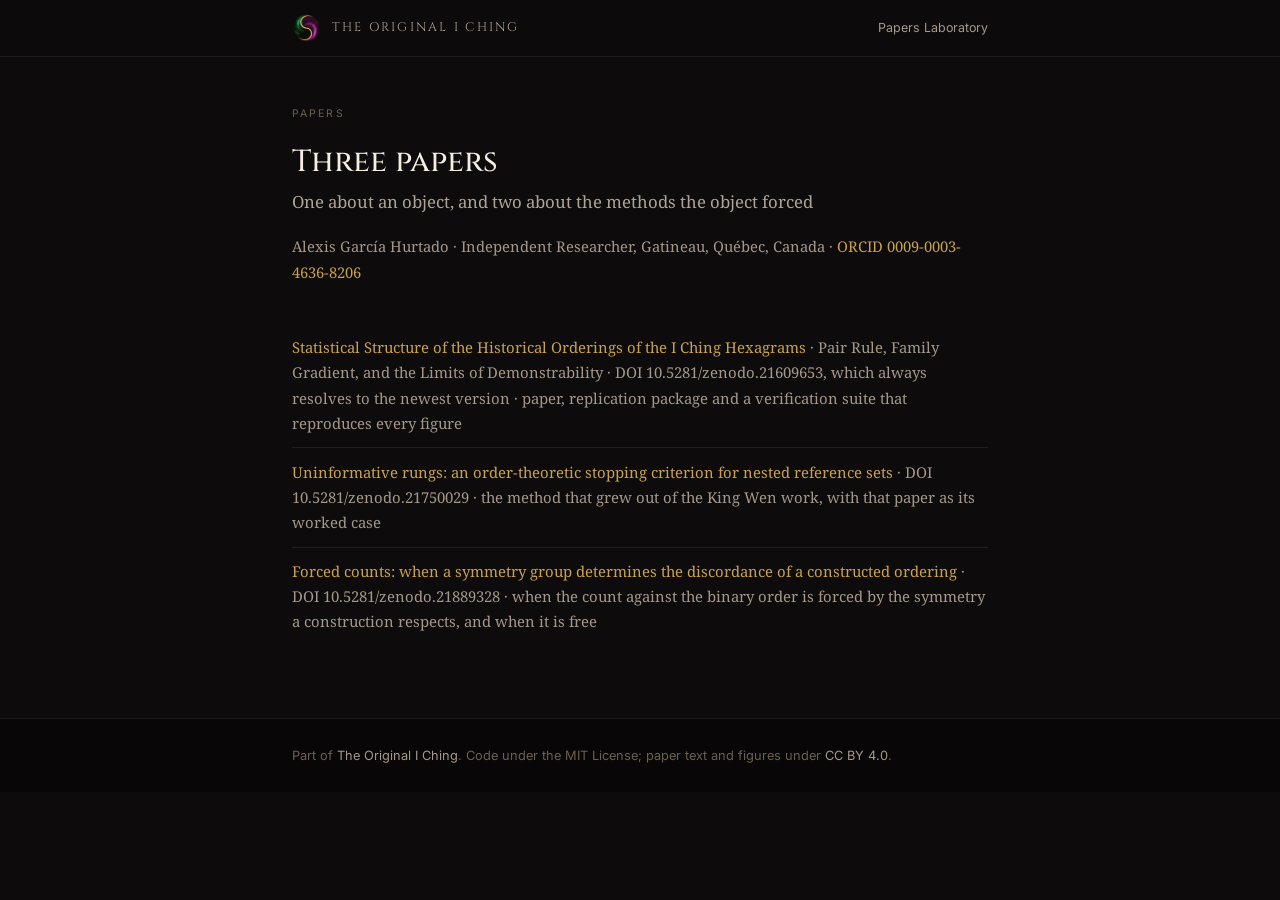
<file: index.html>
<!DOCTYPE html>
<html lang="en">
<head>
<meta charset="utf-8">
<meta name="viewport" content="width=device-width, initial-scale=1">
<title>The Original I Ching: papers</title>
<meta name="description" content="Three papers: a statistical study of the historical orderings of the I Ching hexagrams, and the two methods that grew out of it, a stopping criterion for families of nulls and an orbit accounting for forced inversion counts.">
<meta property="og:type" content="website">
<meta property="og:title" content="The Original I Ching: papers">
<meta property="og:description" content="Three papers: a statistical study of the historical orderings of the I Ching hexagrams, and the two methods that grew out of it, a stopping criterion for families of nulls and an orbit accounting for forced inversion counts.">
<meta property="og:url" content="https://paper.theoriginaliching.com/">
<meta property="og:image" content="https://paper.theoriginaliching.com/logo-128.webp">
<meta name="twitter:card" content="summary">
<link rel="icon" href="/favicon.ico" sizes="any">
<link rel="icon" href="/icon.png" type="image/png" sizes="512x512">
<link rel="apple-touch-icon" href="/apple-icon.png" sizes="180x180">
<link rel="preconnect" href="https://fonts.googleapis.com">
<link rel="preconnect" href="https://fonts.gstatic.com" crossorigin>
<link href="https://fonts.googleapis.com/css2?family=Cinzel:wght@400;500;600&family=Inter:wght@400;500&family=Noto+Serif:ital,wght@0,400;0,500;1,400&display=swap" rel="stylesheet">
<link rel="stylesheet" href="style.css">
<link rel="canonical" href="https://paper.theoriginaliching.com/">
<script type="application/ld+json">
{
  "@context": "https://schema.org",
  "@type": "Collection",
  "@id": "https://paper.theoriginaliching.com/",
  "name": "The Original I Ching: papers",
  "url": "https://paper.theoriginaliching.com/",
  "author": {
    "@type": "Person",
    "name": "Alexis García Hurtado",
    "identifier": "https://orcid.org/0009-0003-4636-8206"
  },
  "hasPart": [
    {
      "@type": "ScholarlyArticle",
      "@id": "https://paper.theoriginaliching.com/kingwen-orderings"
    },
    {
      "@type": "ScholarlyArticle",
      "@id": "https://paper.theoriginaliching.com/uninformative-rungs"
    },
    {
      "@type": "ScholarlyArticle",
      "@id": "https://paper.theoriginaliching.com/forced-counts"
    }
  ]
}
</script>
</head>
<body>

<div class="bar">
  <div class="bar-in">
    <a class="brand" href="https://theoriginaliching.com">
      <img src="logo-128.webp" alt="" width="128" height="128">
      <span class="name">The Original I Ching</span>
    </a>
    <nav><a href="/">Papers</a> <a href="https://experiments.theoriginaliching.com/en">Laboratory</a></nav>
  </div>
</div>

<main>

  <div class="kicker">Papers</div>

  <h1>
    Three papers
    <span class="sub">One about an object, and two about the methods the object forced</span>
  </h1>

  <div class="author">
    Alexis Garc&iacute;a Hurtado &middot; Independent Researcher, Gatineau, Qu&eacute;bec, Canada
    &middot; <a href="https://orcid.org/0009-0003-4636-8206">ORCID 0009-0003-4636-8206</a>
  </div>

  <ul class="links">
    <li>
      <a href="/kingwen-orderings">Statistical Structure of the Historical Orderings of the I Ching Hexagrams</a>
      <span class="note">&middot; Pair Rule, Family Gradient, and the Limits of Demonstrability &middot; DOI 10.5281/zenodo.21609653, which always resolves to the newest version &middot; paper, replication package and a verification suite that reproduces every figure</span>
    </li>
    <li>
      <a href="/uninformative-rungs">Uninformative rungs: an order-theoretic stopping criterion for nested reference sets</a>
      <span class="note">&middot; DOI 10.5281/zenodo.21750029 &middot; the method that grew out of the King Wen work, with that paper as its worked case</span>
    </li>
    <li>
      <a href="/forced-counts">Forced counts: when a symmetry group determines the discordance of a constructed ordering</a>
      <span class="note">&middot; DOI 10.5281/zenodo.21889328 &middot; when the count against the binary order is forced by the symmetry a construction respects, and when it is free</span>
    </li>
  </ul>

</main>

<footer>
  <div class="footer-in">
    Part of <a href="https://theoriginaliching.com">The Original I Ching</a>. Code under the
    MIT License; paper text and figures under
    <a href="https://creativecommons.org/licenses/by/4.0/">CC BY 4.0</a>.
  </div>
</footer>
<script>
// Botones de copia: sin dependencias, con vuelta a execCommand donde no haya
// clipboard API (o donde el navegador la niegue por permisos).
(function () {
  function fallback(text) {
    var area = document.createElement("textarea");
    area.value = text;
    area.setAttribute("readonly", "");
    area.style.position = "fixed";
    area.style.top = "-1000px";
    area.style.opacity = "0";
    document.body.appendChild(area);
    area.select();
    try { document.execCommand("copy"); } catch (e) {}
    document.body.removeChild(area);
  }
  function flash(button) {
    button.textContent = "Copied";
    button.classList.add("done");
    window.setTimeout(function () {
      button.textContent = "Copy";
      button.classList.remove("done");
    }, 1500);
  }
  var buttons = document.querySelectorAll("button.copy");
  for (var i = 0; i < buttons.length; i++) {
    buttons[i].addEventListener("click", function () {
      var button = this;
      var text = button.getAttribute("data-copy-text");
      if (text === null) {
        var target = document.getElementById(button.getAttribute("data-copy-target"));
        text = target ? target.textContent : "";
      }
      if (navigator.clipboard && navigator.clipboard.writeText) {
        navigator.clipboard.writeText(text).then(
          function () { flash(button); },
          function () { fallback(text); flash(button); }
        );
      } else {
        fallback(text);
        flash(button);
      }
    });
  }
})();
</script>
</body>
</html>
</file>
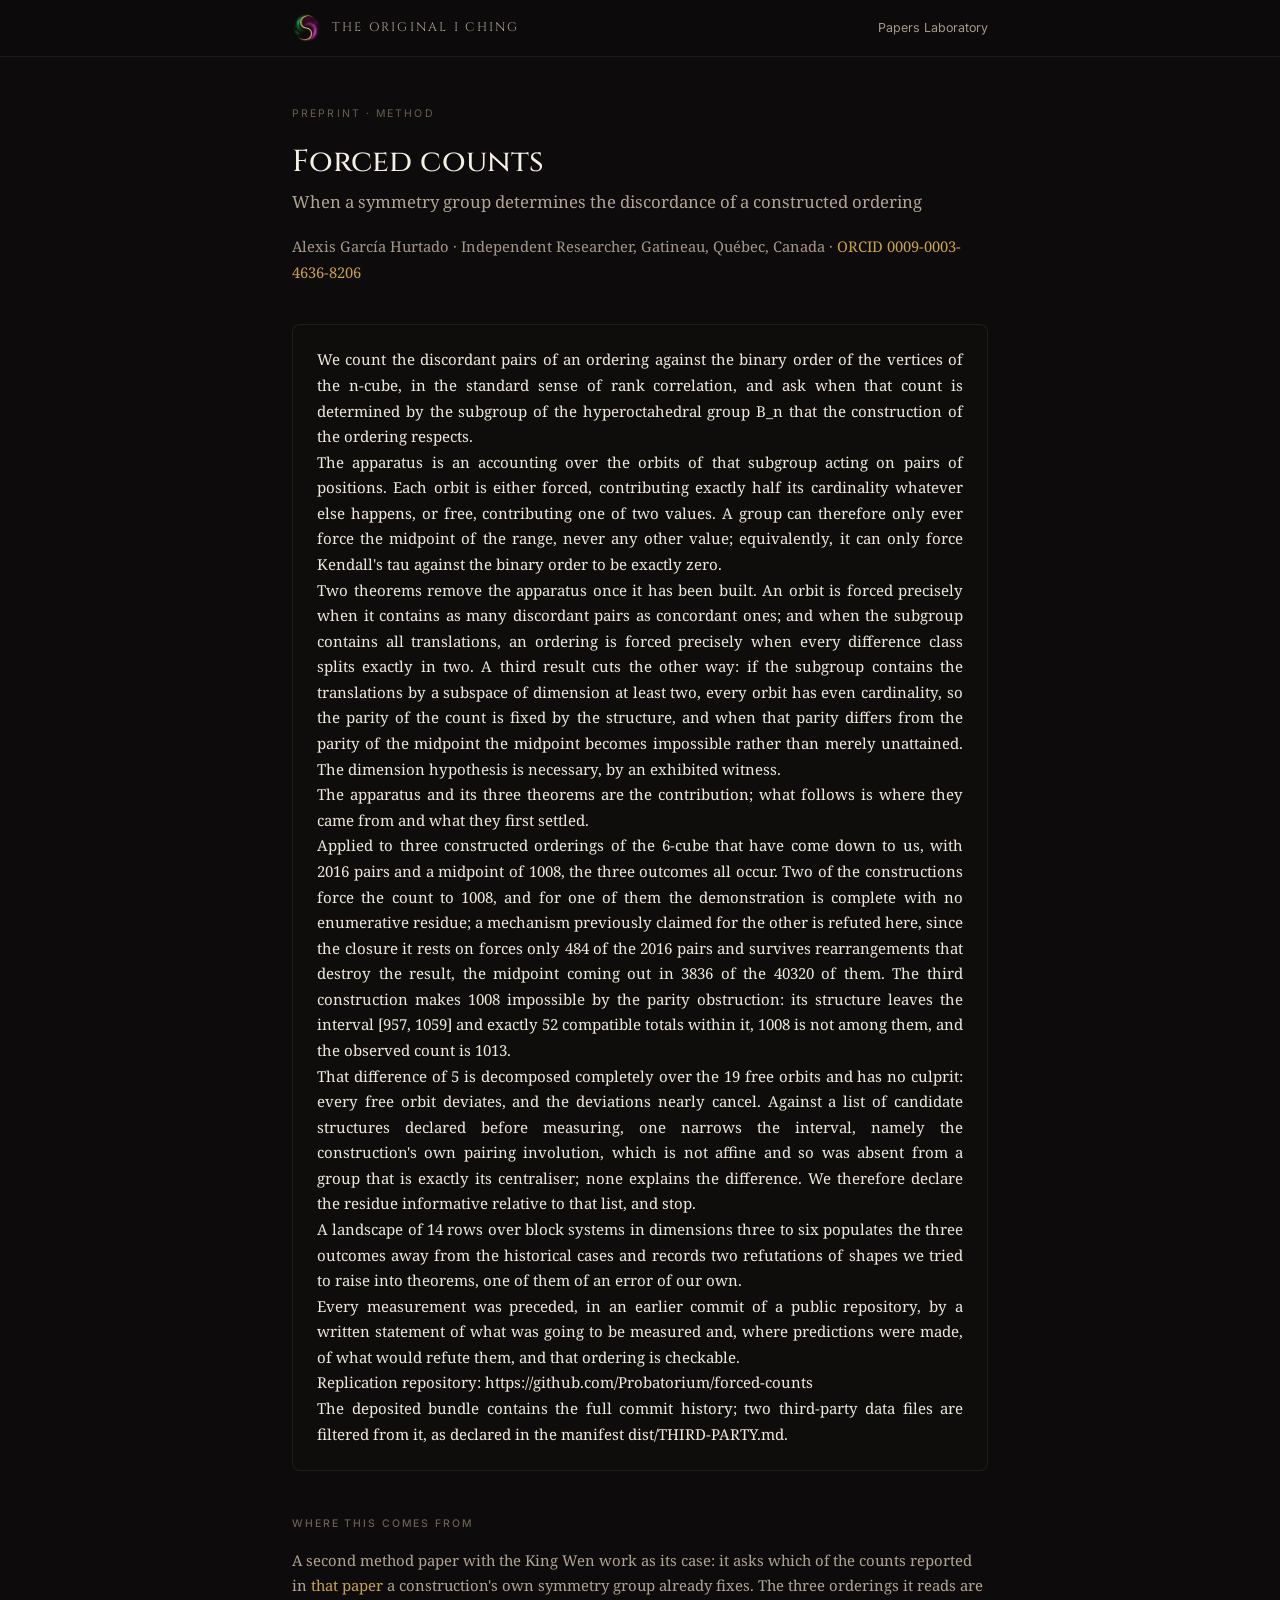
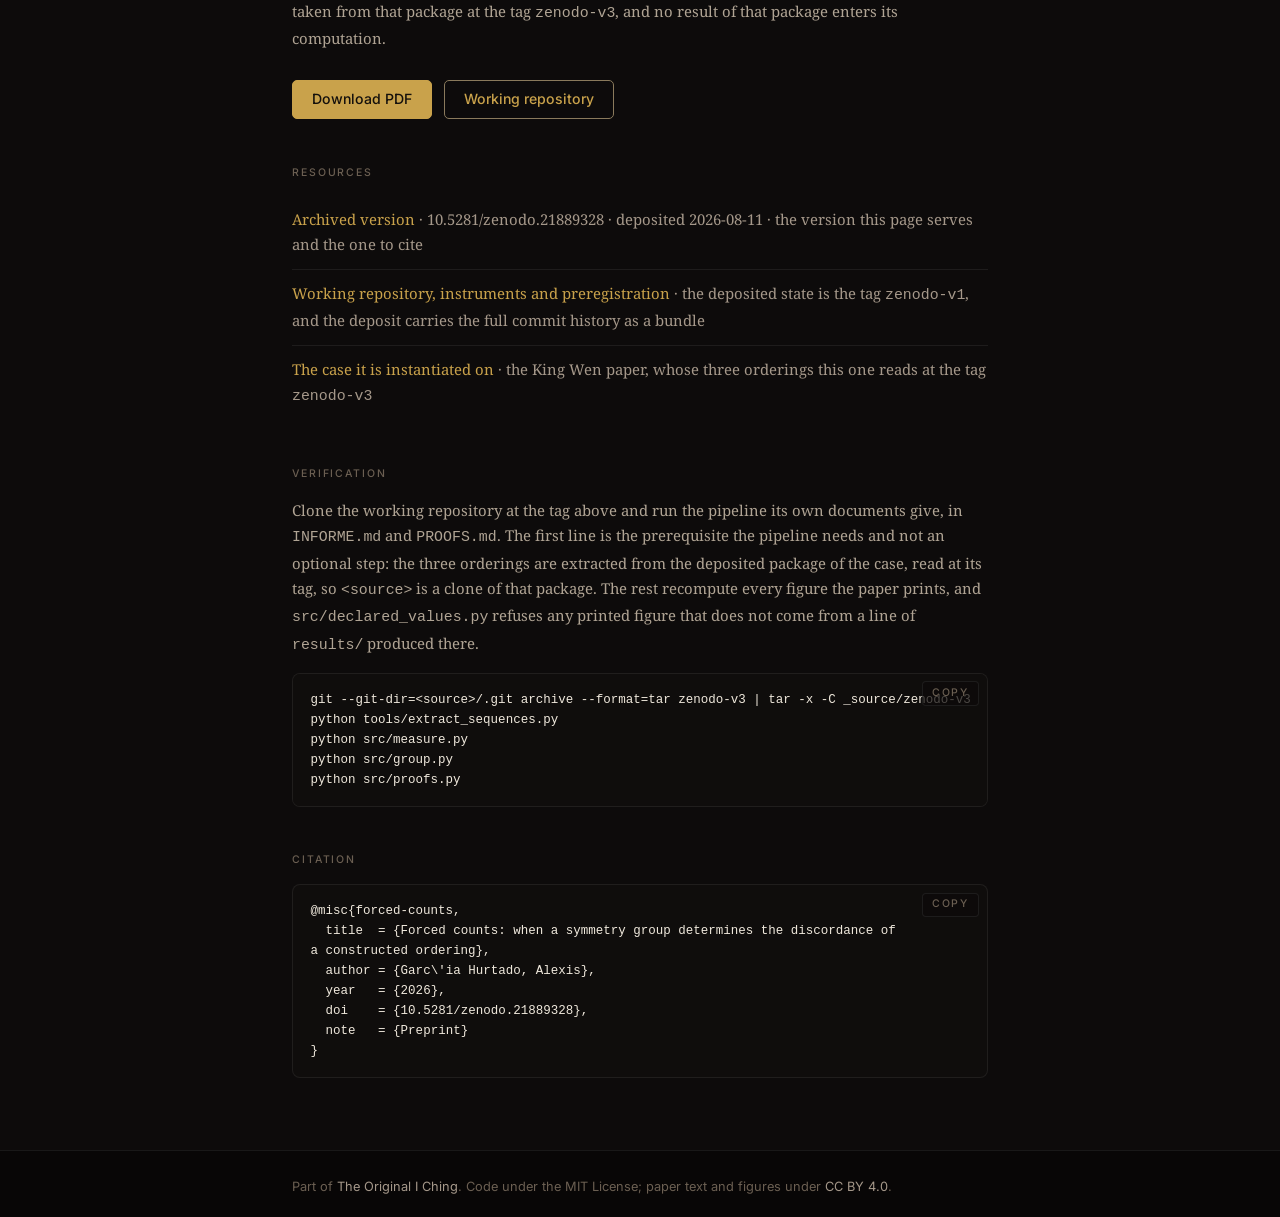
<file: forced-counts.html>
<!DOCTYPE html>
<html lang="en">
<head>
<meta charset="utf-8">
<meta name="viewport" content="width=device-width, initial-scale=1">
<title>Forced counts: when a symmetry group determines the discordance of a constructed ordering</title>
<meta name="description" content="An orbit accounting under the affine subgroup a construction respects, and three theorems that say when the inversion count against the binary order is forced and when it is free. Instantiated on three received orderings of the 6-cube.">
<meta property="og:type" content="article">
<meta property="og:title" content="Forced counts: when a symmetry group determines the discordance of a constructed ordering">
<meta property="og:description" content="An orbit accounting under the affine subgroup a construction respects, and three theorems that say when the inversion count against the binary order is forced and when it is free. Instantiated on three received orderings of the 6-cube.">
<meta property="og:url" content="https://paper.theoriginaliching.com/forced-counts">
<meta property="og:image" content="https://paper.theoriginaliching.com/logo-128.webp">
<meta name="twitter:card" content="summary">
<link rel="icon" href="/favicon.ico" sizes="any">
<link rel="icon" href="/icon.png" type="image/png" sizes="512x512">
<link rel="apple-touch-icon" href="/apple-icon.png" sizes="180x180">
<link rel="preconnect" href="https://fonts.googleapis.com">
<link rel="preconnect" href="https://fonts.gstatic.com" crossorigin>
<link href="https://fonts.googleapis.com/css2?family=Cinzel:wght@400;500;600&family=Inter:wght@400;500&family=Noto+Serif:ital,wght@0,400;0,500;1,400&display=swap" rel="stylesheet">
<link rel="stylesheet" href="style.css">
<link rel="canonical" href="https://paper.theoriginaliching.com/forced-counts">
<script type="application/ld+json">
{
  "@context": "https://schema.org",
  "@type": "ScholarlyArticle",
  "@id": "https://paper.theoriginaliching.com/forced-counts",
  "headline": "Forced counts: when a symmetry group determines the discordance of a constructed ordering",
  "author": {
    "@type": "Person",
    "name": "Alexis García Hurtado",
    "identifier": "https://orcid.org/0009-0003-4636-8206"
  },
  "datePublished": "2026-08-11",
  "identifier": "https://doi.org/10.5281/zenodo.21889328",
  "sameAs": [
    "https://doi.org/10.5281/zenodo.21889328",
    "https://github.com/Probatorium/forced-counts"
  ],
  "url": "https://paper.theoriginaliching.com/forced-counts",
  "inLanguage": "en",
  "license": "https://creativecommons.org/licenses/by/4.0/"
}
</script>
</head>
<body>

<div class="bar">
  <div class="bar-in">
    <a class="brand" href="https://theoriginaliching.com">
      <img src="logo-128.webp" alt="" width="128" height="128">
      <span class="name">The Original I Ching</span>
    </a>
    <nav><a href="/">Papers</a> <a href="https://experiments.theoriginaliching.com/en">Laboratory</a></nav>
  </div>
</div>

<main>

  <div class="kicker">Preprint &middot; method</div>

  <h1>
    Forced counts
    <span class="sub">When a symmetry group determines the discordance of a constructed ordering</span>
  </h1>

  <div class="author">
    Alexis Garc&iacute;a Hurtado &middot; Independent Researcher, Gatineau, Qu&eacute;bec, Canada
    &middot; <a href="https://orcid.org/0009-0003-4636-8206">ORCID 0009-0003-4636-8206</a>
  </div>

  <div class="abstract">
    <p>We count the discordant pairs of an ordering against the binary order of the vertices of the n-cube, in the standard sense of rank correlation, and ask when that count is determined by the subgroup of the hyperoctahedral group B_n that the construction of the ordering respects.</p>
    <p>The apparatus is an accounting over the orbits of that subgroup acting on pairs of positions. Each orbit is either forced, contributing exactly half its cardinality whatever else happens, or free, contributing one of two values. A group can therefore only ever force the midpoint of the range, never any other value; equivalently, it can only force Kendall's tau against the binary order to be exactly zero.</p>
    <p>Two theorems remove the apparatus once it has been built. An orbit is forced precisely when it contains as many discordant pairs as concordant ones; and when the subgroup contains all translations, an ordering is forced precisely when every difference class splits exactly in two. A third result cuts the other way: if the subgroup contains the translations by a subspace of dimension at least two, every orbit has even cardinality, so the parity of the count is fixed by the structure, and when that parity differs from the parity of the midpoint the midpoint becomes impossible rather than merely unattained. The dimension hypothesis is necessary, by an exhibited witness.</p>
    <p>The apparatus and its three theorems are the contribution; what follows is where they came from and what they first settled.</p>
    <p>Applied to three constructed orderings of the 6-cube that have come down to us, with 2016 pairs and a midpoint of 1008, the three outcomes all occur. Two of the constructions force the count to 1008, and for one of them the demonstration is complete with no enumerative residue; a mechanism previously claimed for the other is refuted here, since the closure it rests on forces only 484 of the 2016 pairs and survives rearrangements that destroy the result, the midpoint coming out in 3836 of the 40320 of them. The third construction makes 1008 impossible by the parity obstruction: its structure leaves the interval [957, 1059] and exactly 52 compatible totals within it, 1008 is not among them, and the observed count is 1013.</p>
    <p>That difference of 5 is decomposed completely over the 19 free orbits and has no culprit: every free orbit deviates, and the deviations nearly cancel. Against a list of candidate structures declared before measuring, one narrows the interval, namely the construction's own pairing involution, which is not affine and so was absent from a group that is exactly its centraliser; none explains the difference. We therefore declare the residue informative relative to that list, and stop.</p>
    <p>A landscape of 14 rows over block systems in dimensions three to six populates the three outcomes away from the historical cases and records two refutations of shapes we tried to raise into theorems, one of them of an error of our own.</p>
    <p>Every measurement was preceded, in an earlier commit of a public repository, by a written statement of what was going to be measured and, where predictions were made, of what would refute them, and that ordering is checkable.</p>
    <p>Replication repository: https://github.com/Probatorium/forced-counts</p>
    <p>The deposited bundle contains the full commit history; two third-party data files are filtered from it, as declared in the manifest dist/THIRD-PARTY.md.</p>
  </div>

  <h2>Where this comes from</h2>
  <p class="findings">
    A second method paper with the King Wen work as its case: it asks which of the counts
    reported in <a href="/kingwen-orderings">that paper</a> a construction's own symmetry
    group already fixes. The three orderings it reads are taken from that package at the
    tag <code>zenodo-v3</code>, and no result of that package enters its computation.
  </p>

  <div class="actions">
    <a class="btn primary" href="forced-counts.pdf">Download PDF</a>
    <a class="btn" href="https://github.com/Probatorium/forced-counts">Working repository</a>
  </div>

  <h2>Resources</h2>
  <ul class="links">
    <li>
      <a href="https://doi.org/10.5281/zenodo.21889328">Archived version</a>
      <span class="note">&middot; 10.5281/zenodo.21889328 &middot; deposited 2026-08-11 &middot; the version this page serves and the one to cite</span>
    </li>
    <li>
      <a href="https://github.com/Probatorium/forced-counts">Working repository, instruments and preregistration</a>
      <span class="note">&middot; the deposited state is the tag <code>zenodo-v1</code>, and the deposit carries the full commit history as a bundle</span>
    </li>
    <li>
      <a href="/kingwen-orderings">The case it is instantiated on</a>
      <span class="note">&middot; the King Wen paper, whose three orderings this one reads at the tag <code>zenodo-v3</code></span>
    </li>
  </ul>

  <h2>Verification</h2>
  <p class="findings">Clone the working repository at the tag above and run the pipeline its own documents give, in <code>INFORME.md</code> and <code>PROOFS.md</code>. The first line is the prerequisite the pipeline needs and not an optional step: the three orderings are extracted from the deposited package of the case, read at its tag, so <code>&lt;source&gt;</code> is a clone of that package. The rest recompute every figure the paper prints, and <code>src/declared_values.py</code> refuses any printed figure that does not come from a line of <code>results/</code> produced there.</p>
  <div class="copywrap">
    <button class="copy" type="button" aria-live="polite"
            aria-label="Copy the verification commands" data-copy-text="git --git-dir=&lt;source&gt;/.git archive --format=tar zenodo-v3 | tar -x -C _source/zenodo-v3&#10;python tools/extract_sequences.py&#10;python src/measure.py&#10;python src/group.py&#10;python src/proofs.py">Copy</button>
    <pre>git --git-dir=&lt;source&gt;/.git archive --format=tar zenodo-v3 | tar -x -C _source/zenodo-v3
python tools/extract_sequences.py
python src/measure.py
python src/group.py
python src/proofs.py</pre>
  </div>

  <h2>Citation</h2>
  <div class="copywrap">
    <button class="copy" type="button" aria-live="polite"
            aria-label="Copy the BibTeX entry" data-copy-target="bibtex">Copy</button>
    <pre id="bibtex">@misc{forced-counts,
  title  = {Forced counts: when a symmetry group determines the discordance of a constructed ordering},
  author = {Garc\'ia Hurtado, Alexis},
  year   = {2026},
  doi    = {10.5281/zenodo.21889328},
  note   = {Preprint}
}</pre>
  </div>

</main>

<footer>
  <div class="footer-in">
    Part of <a href="https://theoriginaliching.com">The Original I Ching</a>. Code under the
    MIT License; paper text and figures under
    <a href="https://creativecommons.org/licenses/by/4.0/">CC BY 4.0</a>.
  </div>
</footer>
<script>
// Botones de copia: sin dependencias, con vuelta a execCommand donde no haya
// clipboard API (o donde el navegador la niegue por permisos).
(function () {
  function fallback(text) {
    var area = document.createElement("textarea");
    area.value = text;
    area.setAttribute("readonly", "");
    area.style.position = "fixed";
    area.style.top = "-1000px";
    area.style.opacity = "0";
    document.body.appendChild(area);
    area.select();
    try { document.execCommand("copy"); } catch (e) {}
    document.body.removeChild(area);
  }
  function flash(button) {
    button.textContent = "Copied";
    button.classList.add("done");
    window.setTimeout(function () {
      button.textContent = "Copy";
      button.classList.remove("done");
    }, 1500);
  }
  var buttons = document.querySelectorAll("button.copy");
  for (var i = 0; i < buttons.length; i++) {
    buttons[i].addEventListener("click", function () {
      var button = this;
      var text = button.getAttribute("data-copy-text");
      if (text === null) {
        var target = document.getElementById(button.getAttribute("data-copy-target"));
        text = target ? target.textContent : "";
      }
      if (navigator.clipboard && navigator.clipboard.writeText) {
        navigator.clipboard.writeText(text).then(
          function () { flash(button); },
          function () { fallback(text); flash(button); }
        );
      } else {
        fallback(text);
        flash(button);
      }
    });
  }
})();
</script>
</body>
</html>
</file>
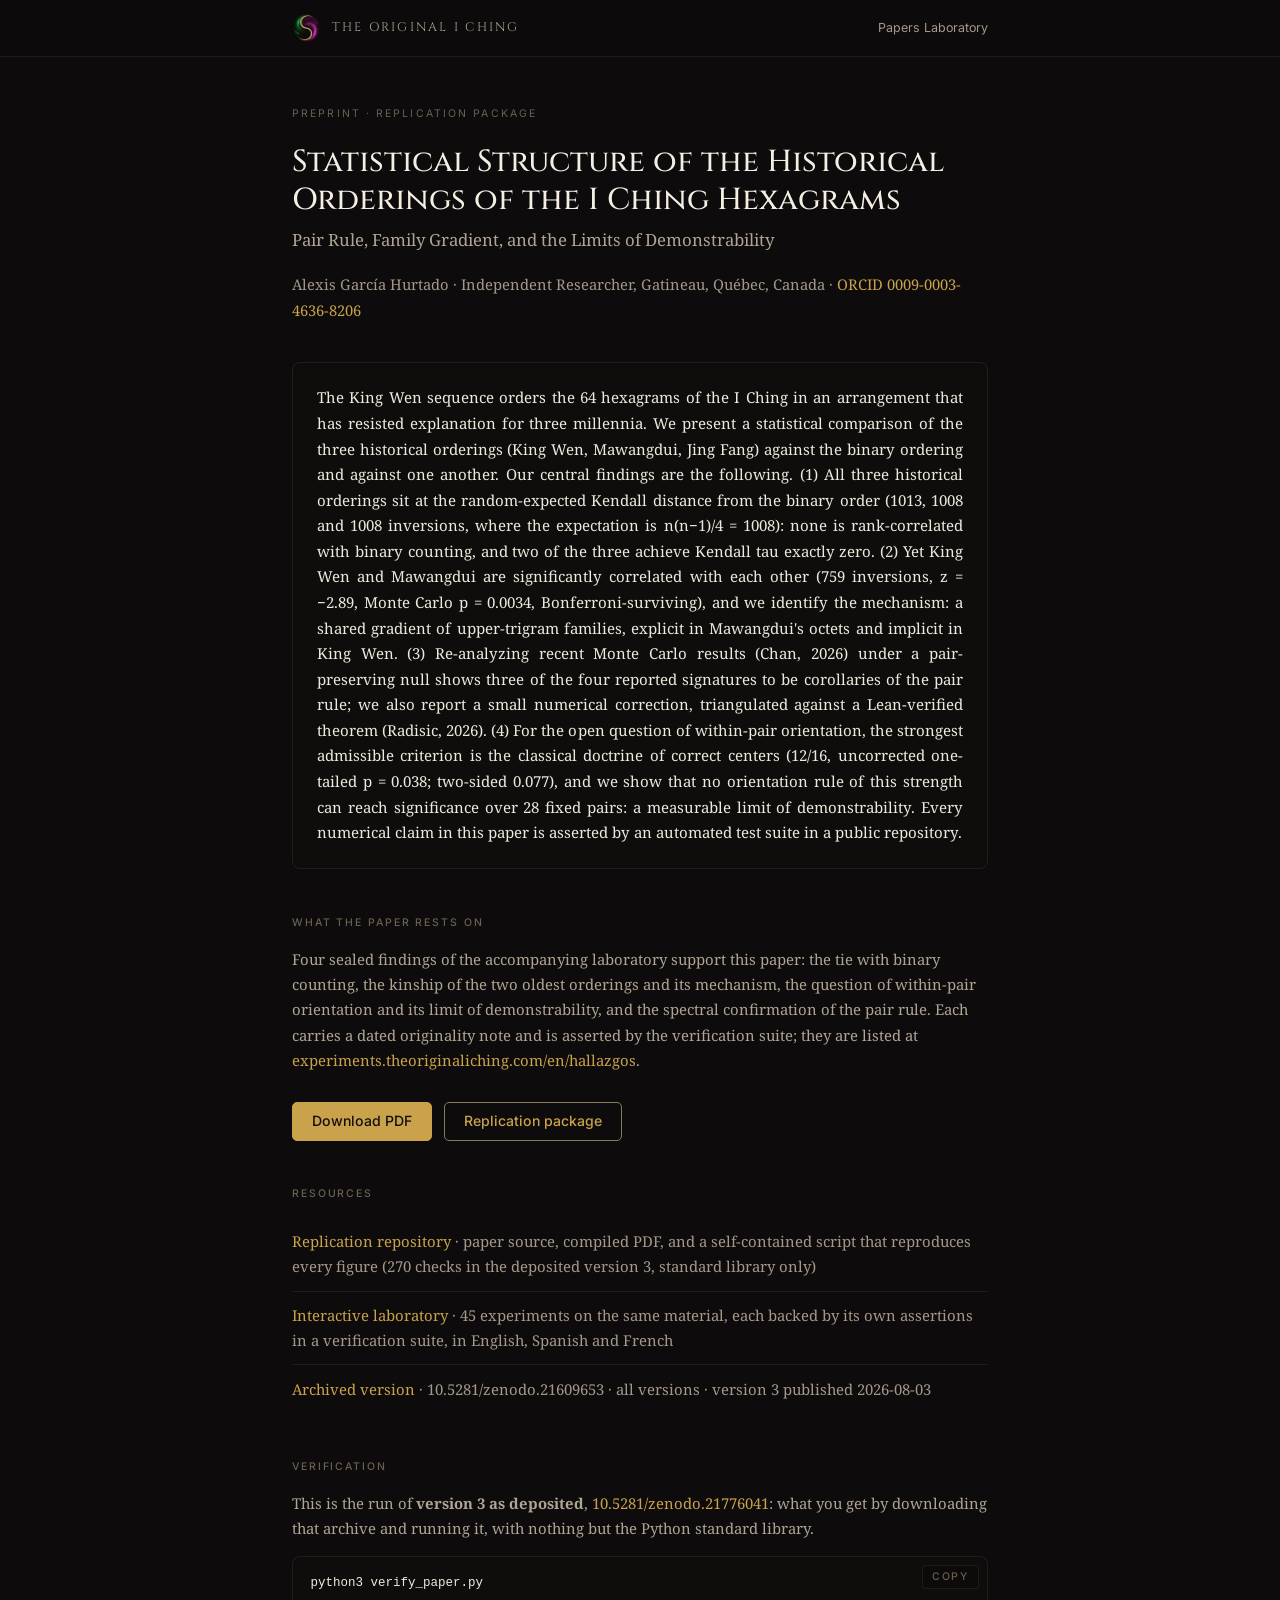
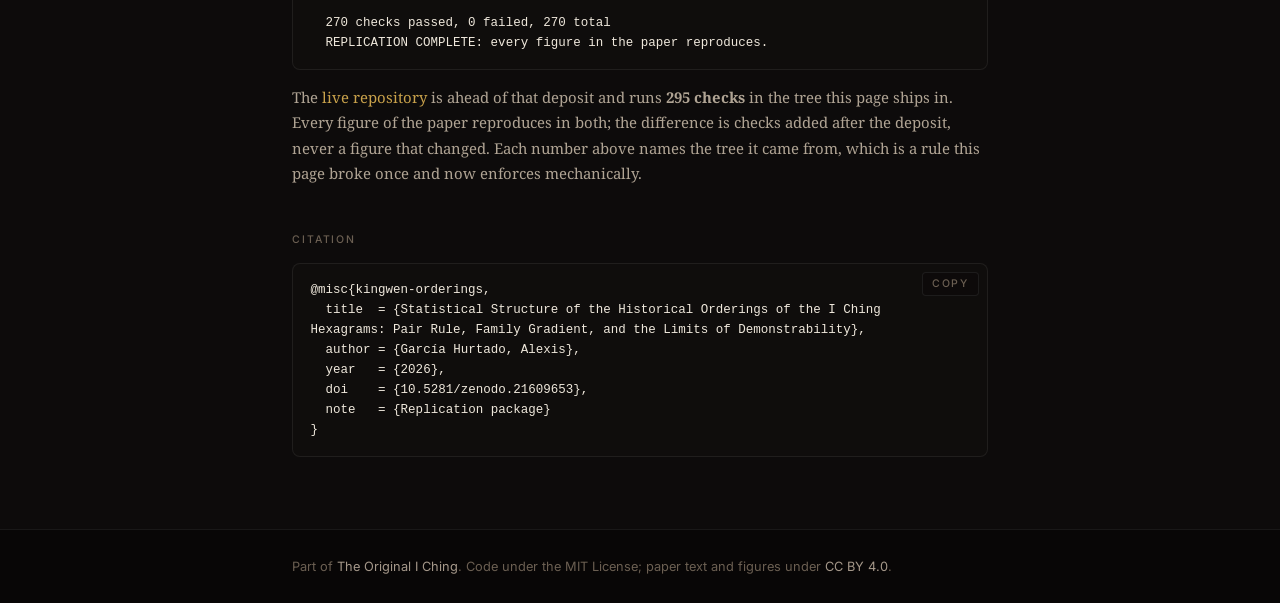
<file: kingwen-orderings.html>
<!DOCTYPE html>
<html lang="en">
<head>
<meta charset="utf-8">
<meta name="viewport" content="width=device-width, initial-scale=1">
<title>Statistical Structure of the Historical Orderings of the I Ching Hexagrams</title>
<meta name="description" content="Statistical comparison of the three historical orderings of the I Ching hexagrams (King Wen, Mawangdui, Jing Fang) against the binary ordering and against one another. Paper, replication package and verification script.">
<meta property="og:type" content="article">
<meta property="og:title" content="Statistical Structure of the Historical Orderings of the I Ching Hexagrams: Pair Rule, Family Gradient, and the Limits of Demonstrability">
<meta property="og:description" content="Statistical comparison of the three historical orderings of the I Ching hexagrams (King Wen, Mawangdui, Jing Fang) against the binary ordering and against one another. Paper, replication package and verification script.">
<meta property="og:url" content="https://paper.theoriginaliching.com/kingwen-orderings">
<meta property="og:image" content="https://paper.theoriginaliching.com/logo-128.webp">
<meta name="twitter:card" content="summary">
<link rel="icon" href="/favicon.ico" sizes="any">
<link rel="icon" href="/icon.png" type="image/png" sizes="512x512">
<link rel="apple-touch-icon" href="/apple-icon.png" sizes="180x180">
<link rel="preconnect" href="https://fonts.googleapis.com">
<link rel="preconnect" href="https://fonts.gstatic.com" crossorigin>
<link href="https://fonts.googleapis.com/css2?family=Cinzel:wght@400;500;600&family=Inter:wght@400;500&family=Noto+Serif:ital,wght@0,400;0,500;1,400&display=swap" rel="stylesheet">
<link rel="stylesheet" href="style.css">
<link rel="canonical" href="https://paper.theoriginaliching.com/kingwen-orderings">
<script type="application/ld+json">
{
  "@context": "https://schema.org",
  "@type": "ScholarlyArticle",
  "@id": "https://paper.theoriginaliching.com/kingwen-orderings",
  "headline": "Statistical Structure of the Historical Orderings of the I Ching Hexagrams: Pair Rule, Family Gradient, and the Limits of Demonstrability",
  "author": {
    "@type": "Person",
    "name": "Alexis García Hurtado",
    "identifier": "https://orcid.org/0009-0003-4636-8206"
  },
  "datePublished": "2026-08-03",
  "identifier": "https://doi.org/10.5281/zenodo.21609653",
  "sameAs": [
    "https://doi.org/10.5281/zenodo.21776041",
    "https://github.com/theoriginaliching/kingwen-orderings-replication"
  ],
  "url": "https://paper.theoriginaliching.com/kingwen-orderings",
  "inLanguage": "en",
  "license": "https://creativecommons.org/licenses/by/4.0/"
}
</script>
</head>
<body>

<div class="bar">
  <div class="bar-in">
    <a class="brand" href="https://theoriginaliching.com">
      <img src="logo-128.webp" alt="" width="128" height="128">
      <span class="name">The Original I Ching</span>
    </a>
    <nav><a href="/">Papers</a> <a href="https://experiments.theoriginaliching.com/en">Laboratory</a></nav>
  </div>
</div>

<main>

  <div class="kicker">Preprint &middot; replication package</div>

  <h1>
    Statistical Structure of the Historical Orderings of the I Ching Hexagrams
    <span class="sub">Pair Rule, Family Gradient, and the Limits of Demonstrability</span>
  </h1>

  <div class="author">
    Alexis García Hurtado &middot; Independent Researcher, Gatineau, Québec, Canada
    &middot; <a href="https://orcid.org/0009-0003-4636-8206">ORCID 0009-0003-4636-8206</a>
  </div>

  <div class="abstract">
    <p>The King Wen sequence orders the 64 hexagrams of the I Ching in an arrangement that has resisted explanation for three millennia. We present a statistical comparison of the three historical orderings (King Wen, Mawangdui, Jing Fang) against the binary ordering and against one another. Our central findings are the following. (1) All three historical orderings sit at the random-expected Kendall distance from the binary order (1013, 1008 and 1008 inversions, where the expectation is n(n&minus;1)/4 = 1008): none is rank-correlated with binary counting, and two of the three achieve Kendall tau exactly zero. (2) Yet King Wen and Mawangdui are significantly correlated with each other (759 inversions, z = &minus;2.89, Monte Carlo p = 0.0034, Bonferroni-surviving), and we identify the mechanism: a shared gradient of upper-trigram families, explicit in Mawangdui's octets and implicit in King Wen. (3) Re-analyzing recent Monte Carlo results (Chan, 2026) under a pair-preserving null shows three of the four reported signatures to be corollaries of the pair rule; we also report a small numerical correction, triangulated against a Lean-verified theorem (Radisic, 2026). (4) For the open question of within-pair orientation, the strongest admissible criterion is the classical doctrine of correct centers (12/16, uncorrected one-tailed p = 0.038; two-sided 0.077), and we show that no orientation rule of this strength can reach significance over 28 fixed pairs: a measurable limit of demonstrability. Every numerical claim in this paper is asserted by an automated test suite in a public repository.</p>
  </div>

  <h2>What the paper rests on</h2>
  <p class="findings">
    Four sealed findings of the accompanying laboratory support this paper: the tie with binary
    counting, the kinship of the two oldest orderings and its mechanism, the question of
    within-pair orientation and its limit of demonstrability, and the spectral confirmation of
    the pair rule. Each carries a dated originality note and is asserted by the verification
    suite; they are listed at
    <a href="https://experiments.theoriginaliching.com/en/hallazgos">experiments.theoriginaliching.com/en/hallazgos</a>.
  </p>

  <div class="actions">
    <a class="btn primary" href="paper.pdf">Download PDF</a>
    <a class="btn" href="https://github.com/theoriginaliching/kingwen-orderings-replication">Replication package</a>
  </div>

  <h2>Resources</h2>
  <ul class="links">
    <li>
      <a href="https://github.com/theoriginaliching/kingwen-orderings-replication">Replication repository</a>
      <span class="note">&middot; paper source, compiled PDF, and a self-contained script that reproduces every figure (270 checks in the deposited version 3, standard library only)</span>
    </li>
    <li>
      <a href="https://experiments.theoriginaliching.com/en">Interactive laboratory</a>
      <span class="note">&middot; 45 experiments on the same material, each backed by its own assertions in a verification suite, in English, Spanish and French</span>
    </li>
    <li>
      <a href="https://doi.org/10.5281/zenodo.21609653">Archived version</a>
      <span class="note">&middot; 10.5281/zenodo.21609653 &middot; all versions &middot; version 3 published 2026-08-03</span>
    </li>
  </ul>

  <h2>Verification</h2>
  <p class="findings">This is the run of <strong>version 3 as deposited</strong>, <a href="https://doi.org/10.5281/zenodo.21776041">10.5281/zenodo.21776041</a>: what you get by downloading that archive and running it, with nothing but the Python standard library.</p>
  <div class="copywrap">
    <button class="copy" type="button" aria-live="polite"
            aria-label="Copy the verification command" data-copy-text="python3 verify_paper.py">Copy</button>
    <pre>python3 verify_paper.py

  270 checks passed, 0 failed, 270 total
  REPLICATION COMPLETE: every figure in the paper reproduces.</pre>
  </div>
  <p class="findings">The <a href="https://github.com/theoriginaliching/kingwen-orderings-replication">live repository</a> is ahead of that deposit and runs <strong>295 checks</strong> in the tree this page ships in. Every figure of the paper reproduces in both; the difference is checks added after the deposit, never a figure that changed. Each number above names the tree it came from, which is a rule this page broke once and now enforces mechanically.</p>

  <h2>Citation</h2>
  <div class="copywrap">
    <button class="copy" type="button" aria-live="polite"
            aria-label="Copy the BibTeX entry" data-copy-target="bibtex">Copy</button>
    <pre id="bibtex">@misc{kingwen-orderings,
  title  = {Statistical Structure of the Historical Orderings of the I Ching Hexagrams: Pair Rule, Family Gradient, and the Limits of Demonstrability},
  author = {García Hurtado, Alexis},
  year   = {2026},
  doi    = {10.5281/zenodo.21609653},
  note   = {Replication package}
}</pre>
  </div>

</main>

<footer>
  <div class="footer-in">
    Part of <a href="https://theoriginaliching.com">The Original I Ching</a>. Code under the
    MIT License; paper text and figures under
    <a href="https://creativecommons.org/licenses/by/4.0/">CC BY 4.0</a>.
  </div>
</footer>
<script>
// Botones de copia: sin dependencias, con vuelta a execCommand donde no haya
// clipboard API (o donde el navegador la niegue por permisos).
(function () {
  function fallback(text) {
    var area = document.createElement("textarea");
    area.value = text;
    area.setAttribute("readonly", "");
    area.style.position = "fixed";
    area.style.top = "-1000px";
    area.style.opacity = "0";
    document.body.appendChild(area);
    area.select();
    try { document.execCommand("copy"); } catch (e) {}
    document.body.removeChild(area);
  }
  function flash(button) {
    button.textContent = "Copied";
    button.classList.add("done");
    window.setTimeout(function () {
      button.textContent = "Copy";
      button.classList.remove("done");
    }, 1500);
  }
  var buttons = document.querySelectorAll("button.copy");
  for (var i = 0; i < buttons.length; i++) {
    buttons[i].addEventListener("click", function () {
      var button = this;
      var text = button.getAttribute("data-copy-text");
      if (text === null) {
        var target = document.getElementById(button.getAttribute("data-copy-target"));
        text = target ? target.textContent : "";
      }
      if (navigator.clipboard && navigator.clipboard.writeText) {
        navigator.clipboard.writeText(text).then(
          function () { flash(button); },
          function () { fallback(text); flash(button); }
        );
      } else {
        fallback(text);
        flash(button);
      }
    });
  }
})();
</script>
</body>
</html>
</file>
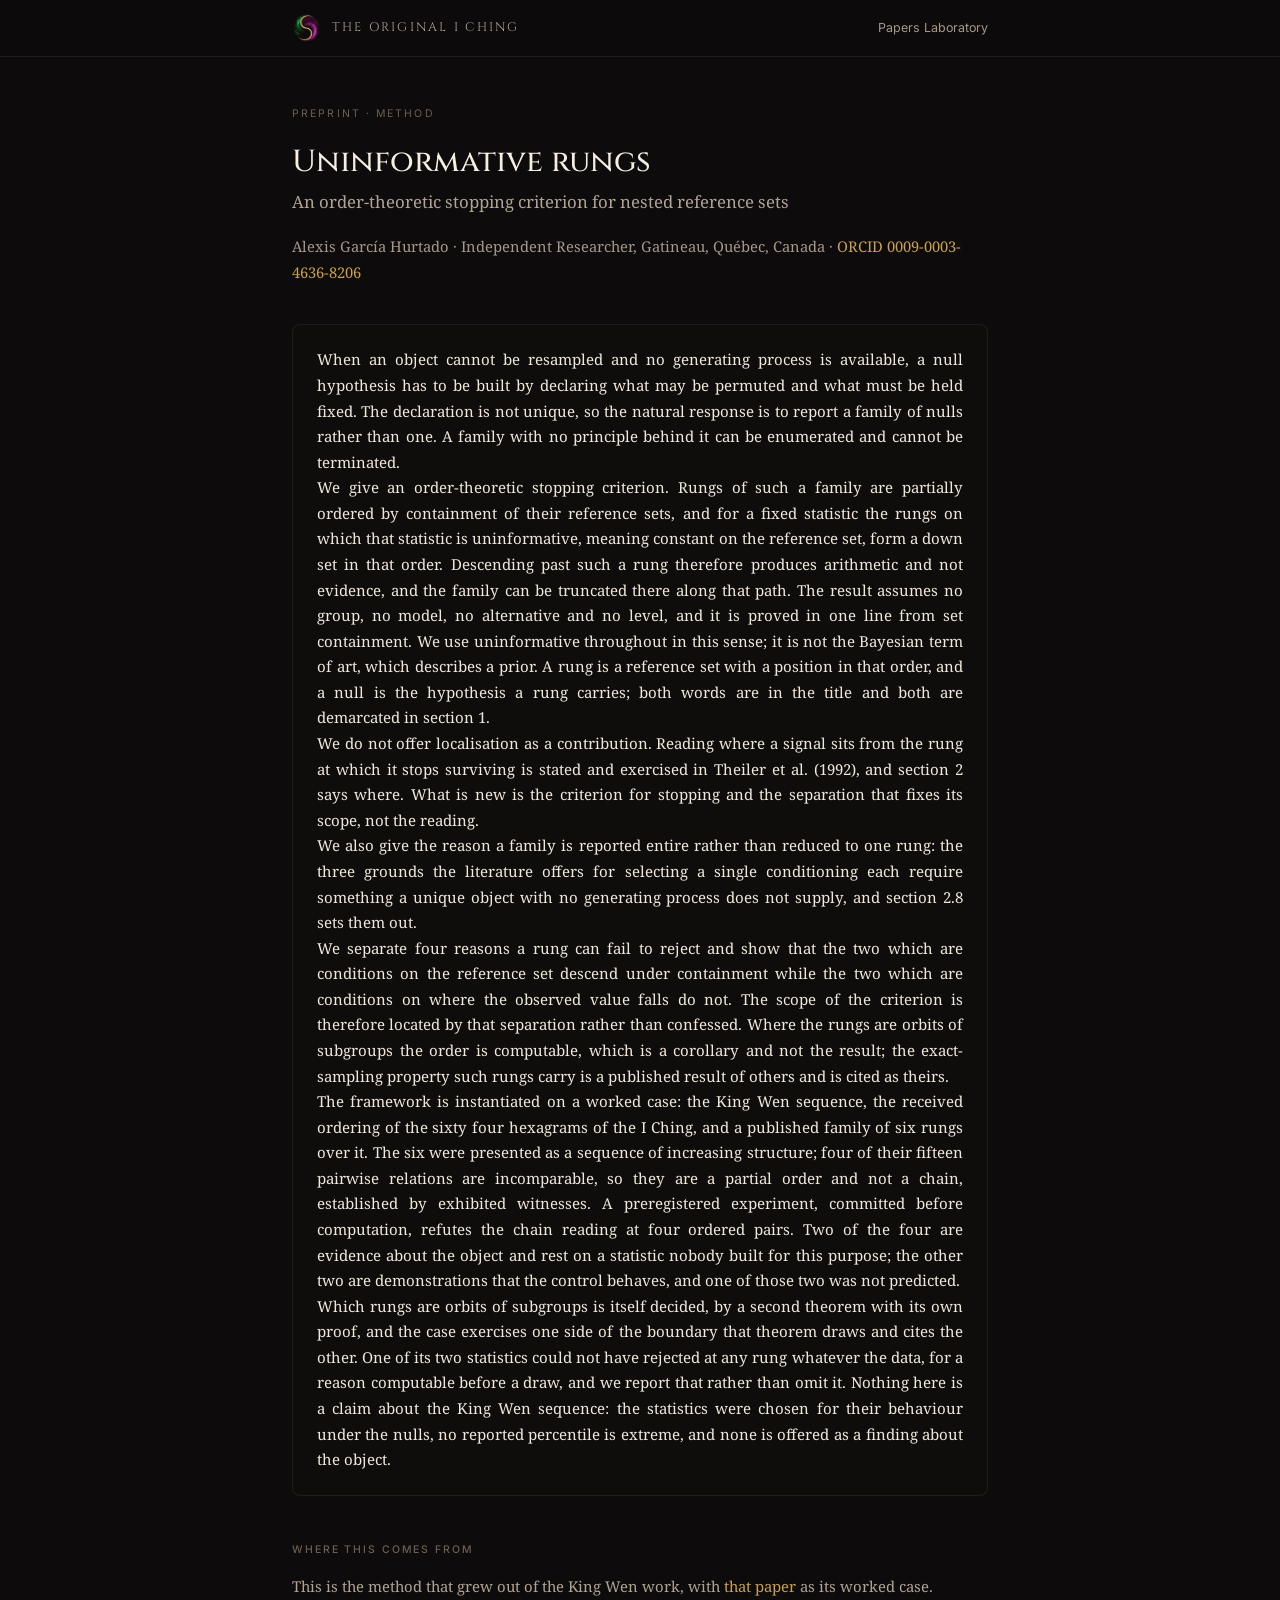
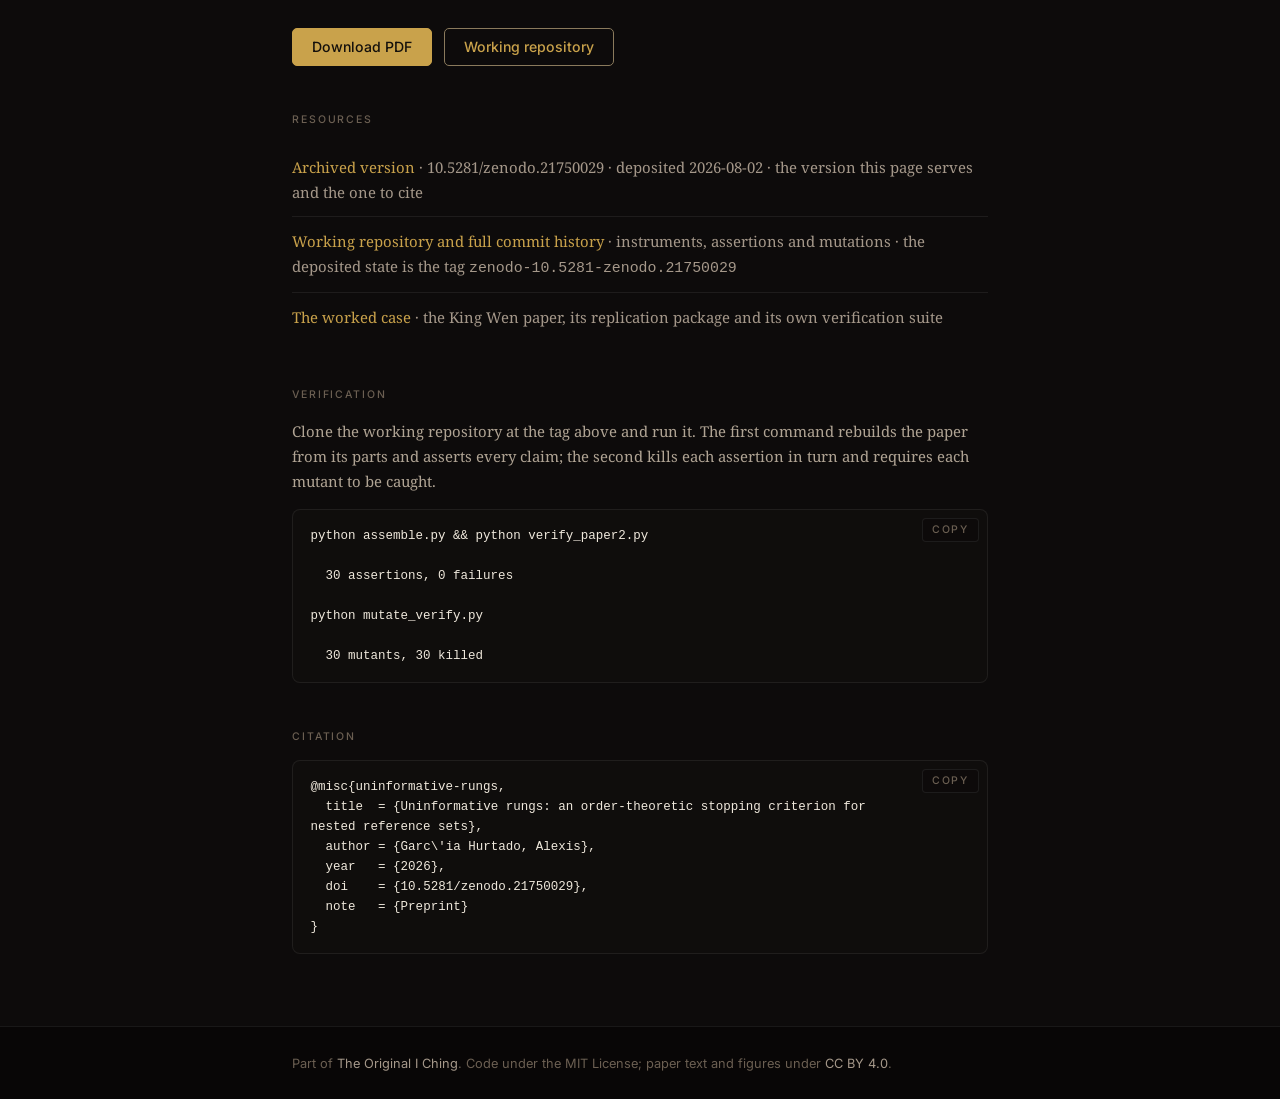
<file: uninformative-rungs.html>
<!DOCTYPE html>
<html lang="en">
<head>
<meta charset="utf-8">
<meta name="viewport" content="width=device-width, initial-scale=1">
<title>Uninformative rungs: an order-theoretic stopping criterion for nested reference sets</title>
<meta name="description" content="An order-theoretic stopping criterion for families of nulls over an object that cannot be resampled: the rungs on which a statistic is uninformative form a down set, so the family can be truncated there. Instantiated on the King Wen sequence.">
<meta property="og:type" content="article">
<meta property="og:title" content="Uninformative rungs: an order-theoretic stopping criterion for nested reference sets">
<meta property="og:description" content="An order-theoretic stopping criterion for families of nulls over an object that cannot be resampled: the rungs on which a statistic is uninformative form a down set, so the family can be truncated there. Instantiated on the King Wen sequence.">
<meta property="og:url" content="https://paper.theoriginaliching.com/uninformative-rungs">
<meta property="og:image" content="https://paper.theoriginaliching.com/logo-128.webp">
<meta name="twitter:card" content="summary">
<link rel="icon" href="/favicon.ico" sizes="any">
<link rel="icon" href="/icon.png" type="image/png" sizes="512x512">
<link rel="apple-touch-icon" href="/apple-icon.png" sizes="180x180">
<link rel="preconnect" href="https://fonts.googleapis.com">
<link rel="preconnect" href="https://fonts.gstatic.com" crossorigin>
<link href="https://fonts.googleapis.com/css2?family=Cinzel:wght@400;500;600&family=Inter:wght@400;500&family=Noto+Serif:ital,wght@0,400;0,500;1,400&display=swap" rel="stylesheet">
<link rel="stylesheet" href="style.css">
<link rel="canonical" href="https://paper.theoriginaliching.com/uninformative-rungs">
<script type="application/ld+json">
{
  "@context": "https://schema.org",
  "@type": "ScholarlyArticle",
  "@id": "https://paper.theoriginaliching.com/uninformative-rungs",
  "headline": "Uninformative rungs: an order-theoretic stopping criterion for nested reference sets",
  "author": {
    "@type": "Person",
    "name": "Alexis García Hurtado",
    "identifier": "https://orcid.org/0009-0003-4636-8206"
  },
  "datePublished": "2026-08-02",
  "identifier": "https://doi.org/10.5281/zenodo.21750029",
  "sameAs": [
    "https://doi.org/10.5281/zenodo.21750029",
    "https://github.com/Probatorium/null-ladder"
  ],
  "url": "https://paper.theoriginaliching.com/uninformative-rungs",
  "inLanguage": "en"
}
</script>
</head>
<body>

<div class="bar">
  <div class="bar-in">
    <a class="brand" href="https://theoriginaliching.com">
      <img src="logo-128.webp" alt="" width="128" height="128">
      <span class="name">The Original I Ching</span>
    </a>
    <nav><a href="/">Papers</a> <a href="https://experiments.theoriginaliching.com/en">Laboratory</a></nav>
  </div>
</div>

<main>

  <div class="kicker">Preprint &middot; method</div>

  <h1>
    Uninformative rungs
    <span class="sub">An order-theoretic stopping criterion for nested reference sets</span>
  </h1>

  <div class="author">
    Alexis Garc&iacute;a Hurtado &middot; Independent Researcher, Gatineau, Qu&eacute;bec, Canada
    &middot; <a href="https://orcid.org/0009-0003-4636-8206">ORCID 0009-0003-4636-8206</a>
  </div>

  <div class="abstract">
    <p>When an object cannot be resampled and no generating process is available, a null hypothesis has to be built by declaring what may be permuted and what must be held fixed. The declaration is not unique, so the natural response is to report a family of nulls rather than one. A family with no principle behind it can be enumerated and cannot be terminated.</p>
    <p>We give an order-theoretic stopping criterion. Rungs of such a family are partially ordered by containment of their reference sets, and for a fixed statistic the rungs on which that statistic is uninformative, meaning constant on the reference set, form a down set in that order. Descending past such a rung therefore produces arithmetic and not evidence, and the family can be truncated there along that path. The result assumes no group, no model, no alternative and no level, and it is proved in one line from set containment. We use uninformative throughout in this sense; it is not the Bayesian term of art, which describes a prior. A rung is a reference set with a position in that order, and a null is the hypothesis a rung carries; both words are in the title and both are demarcated in section 1.</p>
    <p>We do not offer localisation as a contribution. Reading where a signal sits from the rung at which it stops surviving is stated and exercised in Theiler et al. (1992), and section 2 says where. What is new is the criterion for stopping and the separation that fixes its scope, not the reading.</p>
    <p>We also give the reason a family is reported entire rather than reduced to one rung: the three grounds the literature offers for selecting a single conditioning each require something a unique object with no generating process does not supply, and section 2.8 sets them out.</p>
    <p>We separate four reasons a rung can fail to reject and show that the two which are conditions on the reference set descend under containment while the two which are conditions on where the observed value falls do not. The scope of the criterion is therefore located by that separation rather than confessed. Where the rungs are orbits of subgroups the order is computable, which is a corollary and not the result; the exact-sampling property such rungs carry is a published result of others and is cited as theirs.</p>
    <p>The framework is instantiated on a worked case: the King Wen sequence, the received ordering of the sixty four hexagrams of the I Ching, and a published family of six rungs over it. The six were presented as a sequence of increasing structure; four of their fifteen pairwise relations are incomparable, so they are a partial order and not a chain, established by exhibited witnesses. A preregistered experiment, committed before computation, refutes the chain reading at four ordered pairs. Two of the four are evidence about the object and rest on a statistic nobody built for this purpose; the other two are demonstrations that the control behaves, and one of those two was not predicted.</p>
    <p>Which rungs are orbits of subgroups is itself decided, by a second theorem with its own proof, and the case exercises one side of the boundary that theorem draws and cites the other. One of its two statistics could not have rejected at any rung whatever the data, for a reason computable before a draw, and we report that rather than omit it. Nothing here is a claim about the King Wen sequence: the statistics were chosen for their behaviour under the nulls, no reported percentile is extreme, and none is offered as a finding about the object.</p>
  </div>

  <h2>Where this comes from</h2>
  <p class="findings">
    This is the method that grew out of the King Wen work, with
    <a href="/kingwen-orderings">that paper</a> as its worked case.
  </p>

  <div class="actions">
    <a class="btn primary" href="uninformative-rungs.pdf">Download PDF</a>
    <a class="btn" href="https://github.com/Probatorium/null-ladder">Working repository</a>
  </div>

  <h2>Resources</h2>
  <ul class="links">
    <li>
      <a href="https://doi.org/10.5281/zenodo.21750029">Archived version</a>
      <span class="note">&middot; 10.5281/zenodo.21750029 &middot; deposited 2026-08-02 &middot; the version this page serves and the one to cite</span>
    </li>
    <li>
      <a href="https://github.com/Probatorium/null-ladder">Working repository and full commit history</a>
      <span class="note">&middot; instruments, assertions and mutations &middot; the deposited state is the tag <code>zenodo-10.5281-zenodo.21750029</code></span>
    </li>
    <li>
      <a href="/kingwen-orderings">The worked case</a>
      <span class="note">&middot; the King Wen paper, its replication package and its own verification suite</span>
    </li>
  </ul>

  <h2>Verification</h2>
  <p class="findings">Clone the working repository at the tag above and run it. The first command rebuilds the paper from its parts and asserts every claim; the second kills each assertion in turn and requires each mutant to be caught.</p>
  <div class="copywrap">
    <button class="copy" type="button" aria-live="polite"
            aria-label="Copy the verification commands" data-copy-text="python assemble.py &amp;&amp; python verify_paper2.py">Copy</button>
    <pre>python assemble.py &amp;&amp; python verify_paper2.py

  30 assertions, 0 failures

python mutate_verify.py

  30 mutants, 30 killed</pre>
  </div>

  <h2>Citation</h2>
  <div class="copywrap">
    <button class="copy" type="button" aria-live="polite"
            aria-label="Copy the BibTeX entry" data-copy-target="bibtex">Copy</button>
    <pre id="bibtex">@misc{uninformative-rungs,
  title  = {Uninformative rungs: an order-theoretic stopping criterion for nested reference sets},
  author = {Garc\'ia Hurtado, Alexis},
  year   = {2026},
  doi    = {10.5281/zenodo.21750029},
  note   = {Preprint}
}</pre>
  </div>

</main>

<footer>
  <div class="footer-in">
    Part of <a href="https://theoriginaliching.com">The Original I Ching</a>. Code under the
    MIT License; paper text and figures under
    <a href="https://creativecommons.org/licenses/by/4.0/">CC BY 4.0</a>.
  </div>
</footer>
<script>
// Botones de copia: sin dependencias, con vuelta a execCommand donde no haya
// clipboard API (o donde el navegador la niegue por permisos).
(function () {
  function fallback(text) {
    var area = document.createElement("textarea");
    area.value = text;
    area.setAttribute("readonly", "");
    area.style.position = "fixed";
    area.style.top = "-1000px";
    area.style.opacity = "0";
    document.body.appendChild(area);
    area.select();
    try { document.execCommand("copy"); } catch (e) {}
    document.body.removeChild(area);
  }
  function flash(button) {
    button.textContent = "Copied";
    button.classList.add("done");
    window.setTimeout(function () {
      button.textContent = "Copy";
      button.classList.remove("done");
    }, 1500);
  }
  var buttons = document.querySelectorAll("button.copy");
  for (var i = 0; i < buttons.length; i++) {
    buttons[i].addEventListener("click", function () {
      var button = this;
      var text = button.getAttribute("data-copy-text");
      if (text === null) {
        var target = document.getElementById(button.getAttribute("data-copy-target"));
        text = target ? target.textContent : "";
      }
      if (navigator.clipboard && navigator.clipboard.writeText) {
        navigator.clipboard.writeText(text).then(
          function () { flash(button); },
          function () { fallback(text); flash(button); }
        );
      } else {
        fallback(text);
        flash(button);
      }
    });
  }
})();
</script>
</body>
</html>
</file>
<file: style.css>
/* Identidad de tinta de The Original I Ching. Una sola hoja para las tres
   paginas: el indice y las dos subpaginas de paper. Vivia dentro de index.html
   cuando habia una sola pagina; con tres, duplicarla era garantizar que se
   separaran. */
/* Identidad de tinta de The Original I Ching. Superficie unica, sin tema claro. */
:root {
  --bg: #0d0b0b;
  --bg-deep: #080606;
  --card: #0f0d0c;
  --line: rgba(255,255,255,0.07);
  --text: #efe8dc;
  --text-strong: #f5efe3;
  --soft: #b0a494;
  --muted: #a5988a;
  --dim: #6b5f52;
  --gold: #c9a24b;
  --gold-dim: #8a7a5c;
  --red: #c53d2e;
  color-scheme: dark;
}
* { box-sizing: border-box; }
body {
  margin: 0;
  background: var(--bg);
  color: var(--text);
  font: 16px/1.7 "Noto Serif", Georgia, serif;
  -webkit-font-smoothing: antialiased;
}
a { color: var(--gold); text-decoration: none; border-bottom: 1px solid transparent; }
a:hover { border-bottom-color: var(--gold); }
.bar {
  border-bottom: 1px solid var(--line);
  background: rgba(13,11,11,0.85);
  backdrop-filter: blur(14px);
  position: sticky; top: 0; z-index: 10;
}
.bar-in {
  max-width: 46rem; margin: 0 auto; padding: 0.8rem 1.25rem;
  display: flex; align-items: center; justify-content: space-between; gap: 1rem;
}
.brand { display: inline-flex; align-items: center; gap: 0.6rem; border: 0; }
.brand img { width: 30px; height: 30px; border-radius: 50%; display: block; }
.brand .name {
  font-family: "Cinzel", Georgia, serif; font-size: 0.78rem;
  letter-spacing: 0.18em; text-transform: uppercase; color: var(--soft);
  white-space: nowrap;
}
.brand:hover .name { color: var(--text-strong); }
.bar nav { font-family: "Inter", system-ui, sans-serif; font-size: 0.78rem; }
.bar nav a { color: var(--muted); }
main { max-width: 46rem; margin: 0 auto; padding: 3rem 1.25rem 4.5rem; }
.kicker {
  font-family: "Inter", system-ui, sans-serif; font-size: 10.5px;
  letter-spacing: 0.2em; text-transform: uppercase; color: var(--dim);
  margin-bottom: 1.3rem;
}
h1 {
  font-family: "Cinzel", Georgia, serif; font-weight: 500;
  font-size: 1.9rem; line-height: 1.25; margin: 0 0 0.5rem; color: var(--text-strong);
}
h1 .sub {
  display: block; font-family: "Noto Serif", Georgia, serif; font-weight: 400;
  font-size: 1.05rem; color: var(--soft); margin-top: 0.6rem;
}
.author { margin: 1.3rem 0 2.4rem; font-size: 0.92rem; color: var(--muted); line-height: 1.8; }
h2 {
  font-family: "Inter", system-ui, sans-serif; font-size: 10.5px; font-weight: 500;
  letter-spacing: 0.18em; text-transform: uppercase; color: var(--dim);
  margin: 2.8rem 0 0.9rem;
}
.abstract {
  background: var(--card); border: 1px solid var(--line); border-radius: 8px;
  padding: 1.4rem 1.5rem; font-size: 0.94rem; text-align: justify;
}
.abstract p { margin: 0; }
.actions { display: flex; flex-wrap: wrap; gap: 0.7rem; margin-top: 1.8rem; }
.btn {
  display: inline-block; padding: 0.62rem 1.2rem; border-radius: 5px;
  font: 500 0.88rem/1.2 "Inter", system-ui, sans-serif;
  border: 1px solid var(--gold-dim); color: var(--gold); background: transparent;
}
.btn:hover { border-color: var(--gold); }
.btn.primary { background: var(--gold); border-color: var(--gold); color: #14100c; }
ul.links { list-style: none; padding: 0; margin: 0; }
ul.links li { padding: 0.7rem 0; border-bottom: 1px solid var(--line); font-size: 0.93rem; }
ul.links li:last-child { border-bottom: 0; }
ul.links .note { color: var(--muted); }
.findings { font-size: 0.93rem; color: var(--soft); }
pre {
  background: var(--card); border: 1px solid var(--line); border-radius: 8px;
  padding: 1rem 1.1rem; overflow-x: auto; color: var(--text);
  font: 12.5px/1.6 ui-monospace, "SF Mono", Menlo, monospace;
}
.copywrap { position: relative; }
.copywrap pre { margin: 0; padding-right: 4.8rem; }
/* El BibTeX vive en una sola linea para que se copie exacto; se parte solo al mostrarlo,
   que es cosa del render y no del texto que va al portapapeles. */
#bibtex { white-space: pre-wrap; }
.copy {
  position: absolute; top: 0.55rem; right: 0.55rem; cursor: pointer;
  padding: 0.3rem 0.62rem; border-radius: 4px;
  font: 500 10.5px/1.2 "Inter", system-ui, sans-serif;
  letter-spacing: 0.14em; text-transform: uppercase;
  border: 1px solid var(--line); background: rgba(13,11,11,0.72); color: var(--dim);
}
.copy:hover { border-color: var(--gold-dim); color: var(--gold); }
.copy:focus-visible { outline: 2px solid var(--gold); outline-offset: 2px; }
.copy.done { border-color: var(--gold-dim); color: var(--gold); }
footer {
  border-top: 1px solid var(--line); background: var(--bg-deep);
  font-family: "Inter", system-ui, sans-serif; font-size: 0.8rem; color: var(--dim);
}
.footer-in { max-width: 46rem; margin: 0 auto; padding: 1.6rem 1.25rem; }
footer a { color: var(--muted); }
</file>
